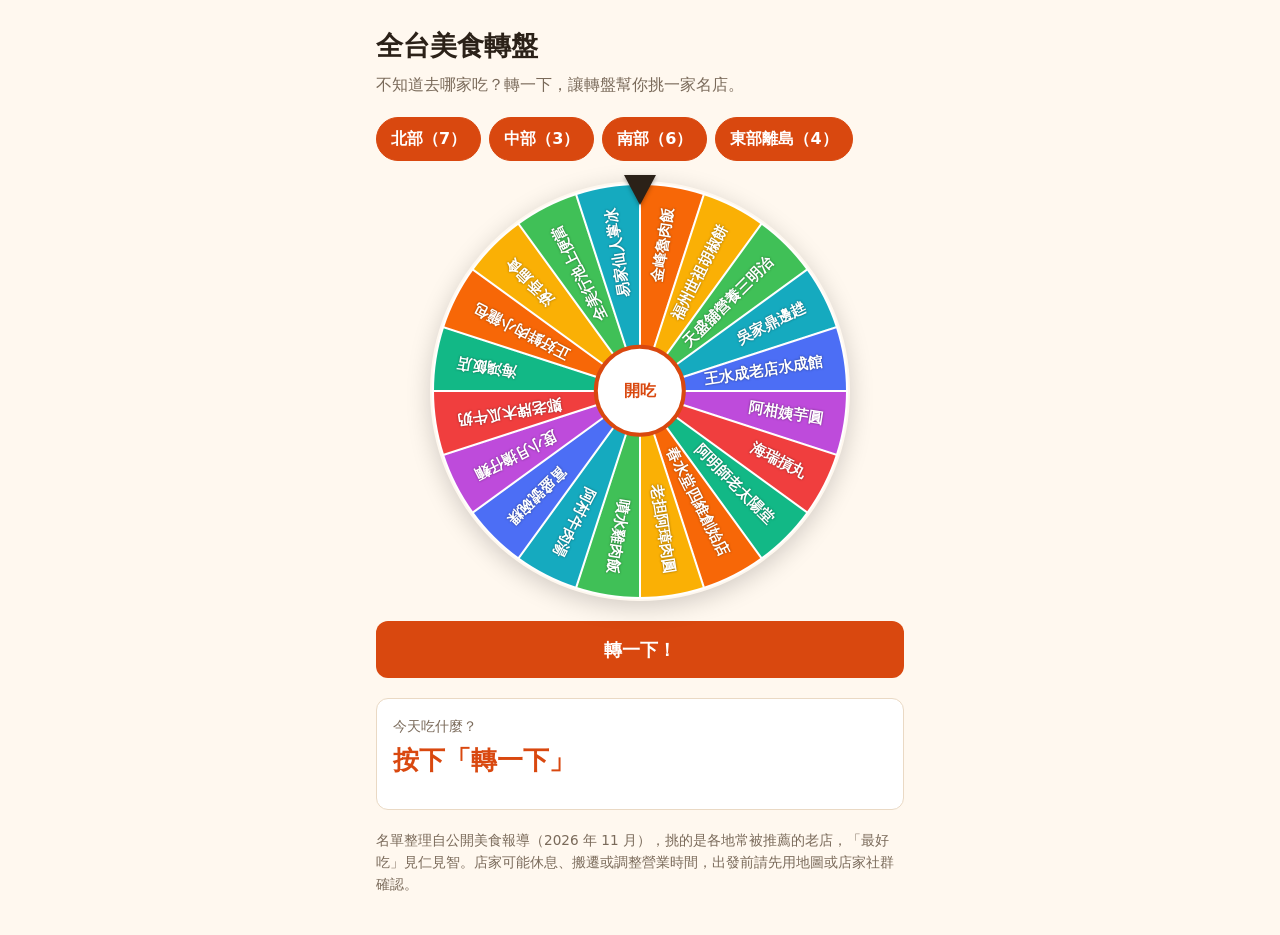
<file: food-wheel/index.html>
<!doctype html>
<html lang="zh-Hant-TW">
<head>
  <meta charset="utf-8">
  <meta name="viewport" content="width=device-width, initial-scale=1">
  <title>全台美食轉盤</title>
  <meta name="theme-color" content="#d9480f">
  <meta name="description" content="全台 20 家小吃名店轉盤，轉一下決定吃哪家。">
  <link rel="manifest" href="manifest.webmanifest">
  <link rel="icon" type="image/png" sizes="192x192" href="icons/icon-192.png">
  <link rel="apple-touch-icon" href="icons/apple-touch-icon.png">
  <meta name="mobile-web-app-capable" content="yes">
  <meta name="apple-mobile-web-app-capable" content="yes">
  <meta name="apple-mobile-web-app-status-bar-style" content="default">
  <meta name="apple-mobile-web-app-title" content="美食轉盤">
  <style>
    :root {
      --bg: #fff8ef;
      --card: #ffffff;
      --text: #2b2118;
      --muted: #7a6a5a;
      --border: #ead9c4;
      --accent: #d9480f;
      --accent-dark: #a8380b;
      --chip-on-text: #ffffff;
      --wheel-line: #ffffff;
    }
    @media (prefers-color-scheme: dark) {
      :root:not([data-theme="light"]) {
        --bg: #1d1712;
        --card: #2a221b;
        --text: #f5ece2;
        --muted: #bba995;
        --border: #4a3d31;
        --accent: #ff7a3d;
        --accent-dark: #ff9a66;
        --chip-on-text: #1d1712;
        --wheel-line: #2a221b;
      }
    }
    :root[data-theme="dark"] {
      --bg: #1d1712;
      --card: #2a221b;
      --text: #f5ece2;
      --muted: #bba995;
      --border: #4a3d31;
      --accent: #ff7a3d;
      --accent-dark: #ff9a66;
      --chip-on-text: #1d1712;
      --wheel-line: #2a221b;
    }

    * { box-sizing: border-box; }
    body {
      margin: 0;
      background: var(--bg);
      color: var(--text);
      font-family: system-ui, -apple-system, "PingFang TC", "Microsoft JhengHei", "Noto Sans TC", sans-serif;
      line-height: 1.6;
    }
    main {
      max-width: 560px;
      margin: 0 auto;
      padding: 24px 16px 40px;
      display: grid;
      gap: 20px;
    }
    header h1 { margin: 0; font-size: 1.7rem; }
    header p { margin: 4px 0 0; color: var(--muted); }

    .chips { display: flex; flex-wrap: wrap; gap: 8px; }
    .chip.install { margin-top: 10px; }
    .chip {
      font: inherit;
      padding: 8px 14px;
      border-radius: 999px;
      border: 1px solid var(--border);
      background: var(--card);
      color: var(--text);
      cursor: pointer;
    }
    .chip[aria-pressed="true"] { background: var(--accent); border-color: var(--accent); color: var(--chip-on-text); font-weight: 600; }
    .chip:focus-visible, .spin:focus-visible { outline: 3px solid var(--accent-dark); outline-offset: 2px; }

    .wheel-wrap {
      position: relative;
      width: min(100%, 420px);
      aspect-ratio: 1;
      margin: 0 auto;
    }
    /* 圓形裁切：轉盤旋轉時，方形畫布的角不會超出版面造成左右捲動 */
    .wheel-clip {
      width: 100%;
      height: 100%;
      border-radius: 50%;
      overflow: hidden;
      box-shadow: 0 6px 24px rgba(0, 0, 0, 0.18);
    }
    .wheel-clip canvas {
      display: block;
      width: 100%;
      height: 100%;
      will-change: transform;
    }
    /* 上方指針 */
    .pointer {
      position: absolute;
      top: -6px;
      left: 50%;
      transform: translateX(-50%);
      width: 0;
      height: 0;
      border-left: 16px solid transparent;
      border-right: 16px solid transparent;
      border-top: 30px solid var(--text);
      filter: drop-shadow(0 2px 2px rgba(0, 0, 0, 0.3));
      z-index: 1;
    }
    .hub {
      position: absolute;
      inset: 50% auto auto 50%;
      width: 22%;
      aspect-ratio: 1;
      transform: translate(-50%, -50%);
      border-radius: 50%;
      background: var(--card);
      border: 4px solid var(--accent);
      display: grid;
      place-items: center;
      font-weight: 700;
      font-size: clamp(0.8rem, 3.5vw, 1rem);
      color: var(--accent);
    }

    .spin {
      font: inherit;
      font-size: 1.15rem;
      font-weight: 700;
      width: 100%;
      padding: 14px;
      border: 0;
      border-radius: 12px;
      background: var(--accent);
      color: var(--chip-on-text);
      cursor: pointer;
    }
    .spin:disabled { opacity: 0.6; cursor: wait; }

    .result {
      background: var(--card);
      border: 1px solid var(--border);
      border-radius: 12px;
      padding: 16px;
      min-height: 112px;
    }
    .result .label { margin: 0; color: var(--muted); font-size: 0.9rem; }
    .result h2 { margin: 2px 0 4px; font-size: 1.6rem; color: var(--accent); }
    .result .place { margin: 0 0 6px; font-weight: 600; }
    .result .where { margin: 0 0 6px; color: var(--muted); }
    .result .desc { margin: 0 0 10px; }
    .result .map-link {
      display: inline-block;
      padding: 8px 14px;
      border: 1px solid var(--accent);
      border-radius: 999px;
      color: var(--accent);
      font-weight: 600;
      text-decoration: none;
    }
    .result .map-link:focus-visible { outline: 3px solid var(--accent-dark); outline-offset: 2px; }

    .history h3 { margin: 0 0 6px; font-size: 1rem; }
    .history ol { margin: 0; padding-left: 1.4em; color: var(--muted); }
    .note { color: var(--muted); font-size: 0.85rem; margin: 0; }
  </style>
</head>
<body>
  <main>
    <header>
      <h1>全台美食轉盤</h1>
      <p>不知道去哪家吃？轉一下，讓轉盤幫你挑一家名店。</p>
      <button class="chip install" id="install-button" type="button" hidden>安裝到主畫面</button>
    </header>

    <section aria-label="選擇地區">
      <div class="chips" id="region-chips"></div>
    </section>

    <div class="wheel-wrap">
      <div class="pointer" aria-hidden="true"></div>
      <div class="wheel-clip"><canvas id="wheel" width="840" height="840" role="img" aria-label="美食轉盤"></canvas></div>
      <div class="hub" aria-hidden="true">開吃</div>
    </div>

    <button class="spin" id="spin-button" type="button">轉一下！</button>

    <section class="result" id="result" aria-live="polite">
      <p class="label">今天吃什麼？</p>
      <h2>按下「轉一下」</h2>
    </section>

    <section class="history" id="history" hidden>
      <h3>最近轉到</h3>
      <ol id="history-list"></ol>
    </section>

    <p class="note">名單整理自公開美食報導（2026 年 11 月），挑的是各地常被推薦的老店，「最好吃」見仁見智。店家可能休息、搬遷或調整營業時間，出發前請先用地圖或店家社群確認。</p>
  </main>

  <script>
    (function () {
      "use strict";

      // 美食名單：商家名稱、招牌小吃、所在地、所屬區域、簡短介紹。
      // 商家資料整理自 2026 年 11 月的公開美食報導；營業時間常有變動，出發前請先確認。
      var FOODS = [
        { shop: "金峰魯肉飯", dish: "滷肉飯", place: "台北市中正區（中正紀念堂附近）", region: "北部", desc: "肥瘦相間的滷肉淋上白飯，鹹香下飯，營業到深夜。" },
        { shop: "福州世祖胡椒餅", dish: "胡椒餅", place: "台北市松山區饒河街夜市", region: "北部", desc: "貼在炭爐壁上烤，酥皮裡是胡椒肉餡和大把青蔥，曾獲必比登推介。" },
        { shop: "天盛舖營養三明治", dish: "營養三明治", place: "基隆廟口夜市 58 號攤", region: "北部", desc: "炸得酥脆的麵包夾滷蛋、火腿、小黃瓜和美乃滋。" },
        { shop: "吳家鼎邊趖", dish: "鼎邊趖", place: "基隆廟口夜市", region: "北部", desc: "米漿沿著鍋邊燙成米片，配上料多的羹湯。" },
        { shop: "王水成老店水成館", dish: "臭豆腐", place: "新北市深坑老街", region: "北部", desc: "豆腐軟嫩、口味偏重，蒜香臭豆腐是特色。" },
        { shop: "阿柑姨芋圓", dish: "芋圓", place: "新北市瑞芳區九份", region: "北部", desc: "現做芋圓冷熱都有，窗邊座位可以看海。" },
        { shop: "海瑞摃丸", dish: "摃丸", place: "新竹市北區西門街", region: "北部", desc: "1960 年代起把摃丸做成新竹名產，Q 彈有嚼勁。" },
        { shop: "阿明師老太陽堂", dish: "太陽餅", place: "台中市中區自由路", region: "中部", desc: "太陽餅發明人魏清海一脈相傳的老店，麥芽餡濃郁。" },
        { shop: "春水堂四維創始店", dish: "珍珠奶茶", place: "台中市西區四維街", region: "中部", desc: "常被稱為珍珠奶茶發源地的創始店。" },
        { shop: "老担阿璋肉圓", dish: "肉圓", place: "彰化市", region: "中部", desc: "1948 年創立，Q 皮包著筍丁、後腿肉和香菇。" },
        { shop: "噴水雞肉飯", dish: "火雞肉飯", place: "嘉義市西區中山路（噴水圓環旁）", region: "南部", desc: "嘉義雞肉飯代表老店，火雞肉絲淋雞油與醬汁。" },
        { shop: "阿村牛肉湯", dish: "牛肉湯", place: "台南市中西區保安路", region: "南部", desc: "1968 年創立，清晨就開賣，牛肉片用熱湯一沖就熟；賣完提早收。" },
        { shop: "富盛號碗粿", dish: "碗粿", place: "台南市中西區", region: "南部", desc: "第三代經營的碗粿老店，配肉燥與蛋黃。" },
        { shop: "度小月擔仔麵", dish: "擔仔麵", place: "台南市中西區中正路（原始店）", region: "南部", desc: "1895 年創立，百年肉燥配小碗油麵與蝦仁。" },
        { shop: "鄭老牌木瓜牛奶", dish: "木瓜牛奶", place: "高雄市新興區六合夜市入口", region: "南部", desc: "1965 年創立，選用屏東木瓜現打，香濃順口。" },
        { shop: "海鴻飯店", dish: "萬巒豬腳", place: "屏東縣萬巒鄉豬腳街", region: "南部", desc: "萬巒豬腳代表老店，豬腳軟 Q，配特調醬料。" },
        { shop: "正好鮮肉小籠包", dish: "小籠包", place: "宜蘭市泰山路", region: "東部離島", desc: "宜蘭排隊名店，現包現蒸，只能外帶。" },
        { shop: "液香扁食", dish: "扁食", place: "花蓮市信義街", region: "東部離島", desc: "菜單只有扁食湯，皮薄餡多；只賣上午，週日公休。" },
        { shop: "全美行池上便當", dish: "池上便當", place: "台東縣池上鄉（池上車站附近）", region: "東部離島", desc: "早年在月台賣鐵路便當的老店，池上米飯配菜。" },
        { shop: "易家仙人掌冰", dish: "仙人掌冰", place: "澎湖縣白沙鄉（跨海大橋旁）", region: "東部離島", desc: "相傳是澎湖最早賣仙人掌冰的店，紫紅色店面很醒目。" }
      ];
      var REGIONS = ["北部", "中部", "南部", "東部離島"];
      var COLORS = ["#f76707", "#fab005", "#40c057", "#15aabf", "#4c6ef5", "#be4bdb", "#f03e3e", "#12b886"];
      var TAU = Math.PI * 2;

      var canvas = document.getElementById("wheel");
      var ctx = canvas.getContext("2d");
      var spinButton = document.getElementById("spin-button");
      var result = document.getElementById("result");
      var chipsBox = document.getElementById("region-chips");
      var historyBox = document.getElementById("history");
      var historyList = document.getElementById("history-list");

      var selected = REGIONS.slice();
      var items = FOODS.slice();
      var rotation = 0;    // 目前轉盤角度（弧度，順時針為正）
      var spinning = false;
      var history = [];
      var reduceMotion = window.matchMedia && window.matchMedia("(prefers-reduced-motion: reduce)").matches;

      function lineColor() {
        return getComputedStyle(document.documentElement).getPropertyValue("--wheel-line").trim() || "#fff";
      }

      // 畫轉盤：第 0 格從正上方開始，順時針排列。
      function drawWheel() {
        var size = canvas.width, c = size / 2, r = c - 6;
        var arc = TAU / items.length;
        var fontSize = items.length > 14 ? 30 : items.length > 8 ? 36 : 44;
        ctx.clearRect(0, 0, size, size);
        items.forEach(function (item, i) {
          var start = -Math.PI / 2 + i * arc;
          ctx.beginPath();
          ctx.moveTo(c, c);
          ctx.arc(c, c, r, start, start + arc);
          ctx.closePath();
          var color = COLORS[i % COLORS.length];
          // 格數為奇數時，最後一格避免與第一格同色
          if (i === items.length - 1 && i % COLORS.length === 0 && i > 0) color = COLORS[3];
          ctx.fillStyle = color;
          ctx.fill();
          ctx.lineWidth = 4;
          ctx.strokeStyle = lineColor();
          ctx.stroke();

          ctx.save();
          ctx.translate(c, c);
          ctx.rotate(start + arc / 2);
          ctx.textAlign = "right";
          ctx.textBaseline = "middle";
          ctx.fillStyle = "#ffffff";
          ctx.shadowColor = "rgba(0,0,0,0.45)";
          ctx.shadowBlur = 4;
          // 店名太長時自動縮小字級，避免文字壓到中間的圓心
          var maxWidth = r - 44 - size * 0.11 - 16;
          var fs = fontSize;
          do {
            ctx.font = "700 " + fs + "px system-ui, 'PingFang TC', 'Microsoft JhengHei', 'Noto Sans TC', sans-serif";
            fs -= 2;
          } while (ctx.measureText(item.shop).width > maxWidth && fs > 16);
          ctx.fillText(item.shop, r - 44, 0);   // 離外圈留空間，避免被上方指針蓋住
          ctx.restore();
        });
      }

      function setRotation(rad) {
        rotation = rad;
        canvas.style.transform = "rotate(" + rad + "rad)";
      }

      // 指針在正上方：轉盤順時針轉了 rotation，指針對到的是第 floor((-rotation mod 2π) / 每格角度) 格。
      function indexAtPointer() {
        var arc = TAU / items.length;
        var a = ((-rotation % TAU) + TAU) % TAU;
        return Math.floor(a / arc) % items.length;
      }

      function easeOutCubic(t) { return 1 - Math.pow(1 - t, 3); }

      function spin() {
        if (spinning || items.length < 2) return;
        spinning = true;
        spinButton.disabled = true;
        result.innerHTML = '<p class="label">轉盤轉動中…</p><h2>猜猜看是哪一個？</h2>';

        var arc = TAU / items.length;
        var target = Math.floor(Math.random() * items.length);
        var jitter = (Math.random() - 0.5) * arc * 0.7;   // 停在該格內的隨機位置，不壓線
        var desired = -(target + 0.5) * arc + jitter;
        var delta = ((desired - rotation) % TAU + TAU) % TAU;
        var turns = reduceMotion ? 0 : 5 + Math.floor(Math.random() * 3);
        var from = rotation;
        var to = rotation + turns * TAU + delta;
        var duration = reduceMotion ? 400 : 4500;
        var t0 = null;

        function frame(now) {
          if (t0 === null) t0 = now;
          var t = Math.min(1, (now - t0) / duration);
          setRotation(from + (to - from) * easeOutCubic(t));
          if (t < 1) {
            requestAnimationFrame(frame);
          } else {
            setRotation(to % TAU);
            spinning = false;
            spinButton.disabled = false;
            showResult(items[indexAtPointer()]);
          }
        }
        requestAnimationFrame(frame);
      }

      function showResult(item) {
        result.textContent = "";
        var label = document.createElement("p");
        label.className = "label";
        label.textContent = "今天就去吃";
        var h2 = document.createElement("h2");
        h2.textContent = item.shop;
        var dish = document.createElement("p");
        dish.className = "place";
        dish.textContent = "招牌：" + item.dish;
        var place = document.createElement("p");
        place.className = "where";
        place.textContent = "地點：" + item.place;
        var desc = document.createElement("p");
        desc.className = "desc";
        desc.textContent = item.desc;
        var map = document.createElement("a");
        map.className = "map-link";
        map.href = "https://www.google.com/maps/search/?api=1&query=" + encodeURIComponent(item.shop + " " + item.place);
        map.target = "_blank";
        map.rel = "noopener noreferrer";
        map.textContent = "在 Google 地圖查看";
        result.append(label, h2, dish, place, desc, map);

        history.unshift(item.shop + "（" + item.dish + "）");
        history = history.slice(0, 5);
        historyList.textContent = "";
        history.forEach(function (text) {
          var li = document.createElement("li");
          li.textContent = text;
          historyList.appendChild(li);
        });
        historyBox.hidden = false;
      }

      function applyFilter() {
        items = FOODS.filter(function (f) { return selected.indexOf(f.region) !== -1; });
        setRotation(0);
        drawWheel();
        spinButton.disabled = items.length < 2;
        if (items.length < 2) {
          result.innerHTML = '<p class="label">選項太少</p><h2>請至少選一個地區</h2>';
        }
      }

      REGIONS.forEach(function (region) {
        var count = FOODS.filter(function (f) { return f.region === region; }).length;
        var btn = document.createElement("button");
        btn.type = "button";
        btn.className = "chip";
        btn.textContent = region + "（" + count + "）";
        btn.setAttribute("aria-pressed", "true");
        btn.addEventListener("click", function () {
          if (spinning) return;
          var on = btn.getAttribute("aria-pressed") === "true";
          btn.setAttribute("aria-pressed", on ? "false" : "true");
          selected = REGIONS.filter(function (r, i) {
            return chipsBox.children[i].getAttribute("aria-pressed") === "true";
          });
          applyFilter();
        });
        chipsBox.appendChild(btn);
      });

      spinButton.addEventListener("click", spin);
      if (window.matchMedia) {
        var mq = window.matchMedia("(prefers-color-scheme: dark)");
        if (mq.addEventListener) mq.addEventListener("change", drawWheel);
      }

      drawWheel();
    })();
  </script>
  <script>
    // PWA：註冊離線快取，並在瀏覽器允許時顯示「安裝到主畫面」按鈕
    (function () {
      if ("serviceWorker" in navigator) {
        window.addEventListener("load", function () {
          navigator.serviceWorker.register("sw.js").catch(function () {});
        });
      }
      var installButton = document.getElementById("install-button");
      var deferred = null;
      window.addEventListener("beforeinstallprompt", function (event) {
        event.preventDefault();
        deferred = event;
        installButton.hidden = false;
      });
      installButton.addEventListener("click", function () {
        if (!deferred) return;
        deferred.prompt();
        deferred.userChoice.finally(function () {
          deferred = null;
          installButton.hidden = true;
        });
      });
      window.addEventListener("appinstalled", function () { installButton.hidden = true; });
    })();
  </script>
</body>
</html>
</file>
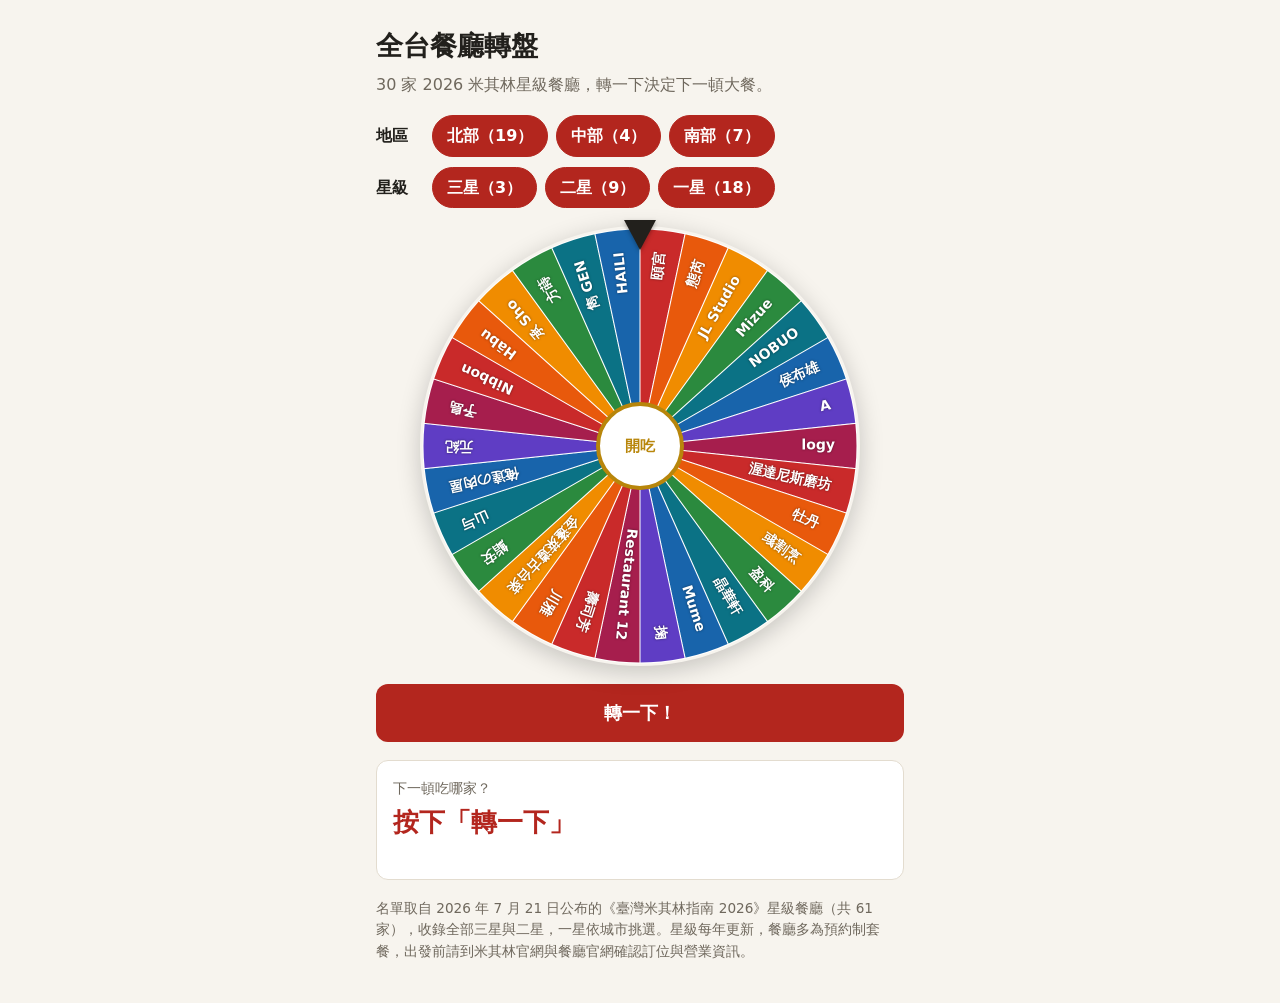
<file: restaurant-wheel/index.html>
<!doctype html>
<html lang="zh-Hant-TW">
<head>
  <meta charset="utf-8">
  <meta name="viewport" content="width=device-width, initial-scale=1">
  <title>全台餐廳轉盤</title>
  <meta name="theme-color" content="#8c1d17">
  <meta name="description" content="30 家 2026 米其林星級餐廳轉盤。">
  <link rel="manifest" href="manifest.webmanifest">
  <link rel="icon" type="image/png" sizes="192x192" href="icons/icon-192.png">
  <link rel="apple-touch-icon" href="icons/apple-touch-icon.png">
  <meta name="mobile-web-app-capable" content="yes">
  <meta name="apple-mobile-web-app-capable" content="yes">
  <meta name="apple-mobile-web-app-status-bar-style" content="default">
  <meta name="apple-mobile-web-app-title" content="餐廳轉盤">
  <style>
    :root {
      --bg: #f7f4ee;
      --card: #ffffff;
      --text: #22201c;
      --muted: #6f685d;
      --border: #e3dccf;
      --accent: #b3261e;
      --accent-dark: #8c1d17;
      --gold: #b8860b;
      --chip-on-text: #ffffff;
      --wheel-line: #ffffff;
    }
    @media (prefers-color-scheme: dark) {
      :root:not([data-theme="light"]) {
        --bg: #17150f;
        --card: #24211a;
        --text: #f3eee4;
        --muted: #b7ad9c;
        --border: #443e32;
        --accent: #ff6b5e;
        --accent-dark: #ff8f85;
        --gold: #e0b44a;
        --chip-on-text: #17150f;
        --wheel-line: #24211a;
      }
    }
    :root[data-theme="dark"] {
      --bg: #17150f;
      --card: #24211a;
      --text: #f3eee4;
      --muted: #b7ad9c;
      --border: #443e32;
      --accent: #ff6b5e;
      --accent-dark: #ff8f85;
      --gold: #e0b44a;
      --chip-on-text: #17150f;
      --wheel-line: #24211a;
    }

    * { box-sizing: border-box; }
    body {
      margin: 0;
      background: var(--bg);
      color: var(--text);
      font-family: system-ui, -apple-system, "PingFang TC", "Microsoft JhengHei", "Noto Sans TC", sans-serif;
      line-height: 1.6;
    }
    main {
      max-width: 560px;
      margin: 0 auto;
      padding: 24px 16px 40px;
      display: grid;
      gap: 18px;
    }
    header h1 { margin: 0; font-size: 1.7rem; }
    header p { margin: 4px 0 0; color: var(--muted); }

    .filters { display: grid; gap: 10px; }
    .filter-row { display: flex; flex-wrap: wrap; align-items: center; gap: 8px; }
    .filter-row .filter-label { font-weight: 600; min-width: 3em; }
    .chip.install { margin-top: 10px; }
    .chip {
      font: inherit;
      padding: 7px 14px;
      border-radius: 999px;
      border: 1px solid var(--border);
      background: var(--card);
      color: var(--text);
      cursor: pointer;
    }
    .chip[aria-pressed="true"] { background: var(--accent); border-color: var(--accent); color: var(--chip-on-text); font-weight: 600; }
    .chip:focus-visible, .spin:focus-visible, .map-link:focus-visible { outline: 3px solid var(--accent-dark); outline-offset: 2px; }

    .wheel-wrap {
      position: relative;
      width: min(100%, 440px);
      aspect-ratio: 1;
      margin: 0 auto;
    }
    /* 圓形裁切：轉盤旋轉時，方形畫布的角不會超出版面造成左右捲動 */
    .wheel-clip {
      width: 100%;
      height: 100%;
      border-radius: 50%;
      overflow: hidden;
      box-shadow: 0 6px 24px rgba(0, 0, 0, 0.2);
    }
    .wheel-clip canvas {
      display: block;
      width: 100%;
      height: 100%;
      will-change: transform;
    }
    /* 上方指針 */
    .pointer {
      position: absolute;
      top: -6px;
      left: 50%;
      transform: translateX(-50%);
      width: 0;
      height: 0;
      border-left: 16px solid transparent;
      border-right: 16px solid transparent;
      border-top: 30px solid var(--text);
      filter: drop-shadow(0 2px 2px rgba(0, 0, 0, 0.3));
      z-index: 1;
    }
    .hub {
      position: absolute;
      inset: 50% auto auto 50%;
      width: 20%;
      aspect-ratio: 1;
      transform: translate(-50%, -50%);
      border-radius: 50%;
      background: var(--card);
      border: 4px solid var(--gold);
      display: grid;
      place-items: center;
      font-weight: 700;
      font-size: clamp(0.75rem, 3.2vw, 0.95rem);
      color: var(--gold);
    }

    .spin {
      font: inherit;
      font-size: 1.15rem;
      font-weight: 700;
      width: 100%;
      padding: 14px;
      border: 0;
      border-radius: 12px;
      background: var(--accent);
      color: var(--chip-on-text);
      cursor: pointer;
    }
    .spin:disabled { opacity: 0.6; cursor: wait; }

    .result {
      background: var(--card);
      border: 1px solid var(--border);
      border-radius: 12px;
      padding: 16px;
      min-height: 120px;
    }
    .result .label { margin: 0; color: var(--muted); font-size: 0.9rem; }
    .result h2 { margin: 2px 0 4px; font-size: 1.6rem; color: var(--accent); overflow-wrap: anywhere; }
    .result .stars { margin: 0 0 4px; font-weight: 700; color: var(--gold); letter-spacing: 1px; }
    .result .where { margin: 0 0 6px; color: var(--muted); }
    .result .desc { margin: 0 0 10px; }
    .result .map-link {
      display: inline-block;
      padding: 8px 14px;
      border: 1px solid var(--accent);
      border-radius: 999px;
      color: var(--accent);
      font-weight: 600;
      text-decoration: none;
    }

    .history h3 { margin: 0 0 6px; font-size: 1rem; }
    .history ol { margin: 0; padding-left: 1.4em; color: var(--muted); }
    .note { color: var(--muted); font-size: 0.85rem; margin: 0; }
  </style>
</head>
<body>
  <main>
    <header>
      <h1>全台餐廳轉盤</h1>
      <p>30 家 2026 米其林星級餐廳，轉一下決定下一頓大餐。</p>
      <button class="chip install" id="install-button" type="button" hidden>安裝到主畫面</button>
    </header>

    <section class="filters" aria-label="篩選">
      <div class="filter-row" id="region-chips"><span class="filter-label">地區</span></div>
      <div class="filter-row" id="star-chips"><span class="filter-label">星級</span></div>
    </section>

    <div class="wheel-wrap">
      <div class="pointer" aria-hidden="true"></div>
      <div class="wheel-clip"><canvas id="wheel" width="880" height="880" role="img" aria-label="餐廳轉盤"></canvas></div>
      <div class="hub" aria-hidden="true">開吃</div>
    </div>

    <button class="spin" id="spin-button" type="button">轉一下！</button>

    <section class="result" id="result" aria-live="polite">
      <p class="label">下一頓吃哪家？</p>
      <h2>按下「轉一下」</h2>
    </section>

    <section class="history" id="history" hidden>
      <h3>最近轉到</h3>
      <ol id="history-list"></ol>
    </section>

    <p class="note">名單取自 2026 年 7 月 21 日公布的《臺灣米其林指南 2026》星級餐廳（共 61 家），收錄全部三星與二星，一星依城市挑選。星級每年更新，餐廳多為預約制套餐，出發前請到米其林官網與餐廳官網確認訂位與營業資訊。</p>
  </main>

  <script>
    (function () {
      "use strict";

      // 餐廳名單：名稱、所在城市、星級、地區、介紹（只寫查證過的資訊）。
      // 資料整理自 2026 年 11 月的公開報導（中央社、聯合報、食尚玩家等）。
      var RESTAURANTS = [
        { name: "頤宮", city: "台北市", stars: 3, region: "北部", desc: "精緻粵菜，連年蟬聯三星。" },
        { name: "態芮", city: "台北市", stars: 3, region: "北部", desc: "以現代料理手法重新詮釋台灣風土。" },
        { name: "JL Studio", city: "台中市", stars: 3, region: "中部", desc: "以新加坡料理為基礎的創新料理，台中唯一三星。" },
        { name: "Mizue", city: "台北市", stars: 2, region: "北部", desc: "日本料理，位於台北嘉佩樂酒店，首度入選就摘下二星。" },
        { name: "NOBUO", city: "台北市", stars: 2, region: "北部", desc: "以握壽司為招牌，2026 年由一星晉升二星。" },
        { name: "侯布雄", city: "台北市", stars: 2, region: "北部", desc: "L'ATELIER de Joël Robuchon 法式餐廳。" },
        { name: "A", city: "台北市", stars: 2, region: "北部", desc: "" },
        { name: "logy", city: "台北市", stars: 2, region: "北部", desc: "" },
        { name: "渥達尼斯磨坊", city: "台北市", stars: 2, region: "北部", desc: "" },
        { name: "牡丹", city: "台北市", stars: 2, region: "北部", desc: "" },
        { name: "彧割烹", city: "台北市", stars: 2, region: "北部", desc: "" },
        { name: "盈科", city: "台北市", stars: 2, region: "北部", desc: "" },
        { name: "晶華軒", city: "台北市", stars: 1, region: "北部", desc: "2026 年升為一星。" },
        { name: "Mume", city: "台北市", stars: 1, region: "北部", desc: "2026 年升為一星。" },
        { name: "掬", city: "台北市", stars: 1, region: "北部", desc: "2026 年升為一星。" },
        { name: "Restaurant 12", city: "台北市", stars: 1, region: "北部", desc: "2026 年首次入選就獲得一星。" },
        { name: "壽司芳", city: "台北市", stars: 1, region: "北部", desc: "" },
        { name: "川雅", city: "台北市", stars: 1, region: "北部", desc: "" },
        { name: "金蓬萊遵古台菜", city: "台北市", stars: 1, region: "北部", desc: "" },
        { name: "鮨安", city: "新竹縣", stars: 1, region: "北部", desc: "新竹縣第一家星級餐廳，主廚同獲年輕主廚大獎。" },
        { name: "山与", city: "台中市", stars: 1, region: "中部", desc: "2026 年新摘一星。" },
        { name: "俺達の肉屋", city: "台中市", stars: 1, region: "中部", desc: "" },
        { name: "元紀", city: "台中市", stars: 1, region: "中部", desc: "" },
        { name: "予島", city: "台南市", stars: 1, region: "南部", desc: "位於漁光島，台南第一家星級餐廳，同獲綠星與年度開業大獎。" },
        { name: "Nibbon", city: "高雄市", stars: 1, region: "南部", desc: "2026 年由入選升為一星。" },
        { name: "Hābu", city: "高雄市", stars: 1, region: "南部", desc: "2026 年首次入選就獲得一星。" },
        { name: "承 Sho", city: "高雄市", stars: 1, region: "南部", desc: "" },
        { name: "方蒔", city: "高雄市", stars: 1, region: "南部", desc: "" },
        { name: "雋 GEN", city: "高雄市", stars: 1, region: "南部", desc: "" },
        { name: "HAILI", city: "高雄市", stars: 1, region: "南部", desc: "" }
      ];
      var REGIONS = ["北部", "中部", "南部"];
      var STARS = [3, 2, 1];
      var COLORS = ["#c92a2a", "#e8590c", "#f08c00", "#2b8a3e", "#0b7285", "#1864ab", "#5f3dc4", "#a61e4d"];
      var TAU = Math.PI * 2;

      var canvas = document.getElementById("wheel");
      var ctx = canvas.getContext("2d");
      var spinButton = document.getElementById("spin-button");
      var result = document.getElementById("result");
      var regionBox = document.getElementById("region-chips");
      var starBox = document.getElementById("star-chips");
      var historyBox = document.getElementById("history");
      var historyList = document.getElementById("history-list");

      var selectedRegions = REGIONS.slice();
      var selectedStars = STARS.slice();
      var items = RESTAURANTS.slice();
      var rotation = 0;    // 目前轉盤角度（弧度，順時針為正）
      var spinning = false;
      var history = [];
      var reduceMotion = window.matchMedia && window.matchMedia("(prefers-reduced-motion: reduce)").matches;

      function starText(n) { return "米其林 " + "★★★".slice(0, n) + "（" + ["", "一", "二", "三"][n] + "星）"; }

      function lineColor() {
        return getComputedStyle(document.documentElement).getPropertyValue("--wheel-line").trim() || "#fff";
      }

      // 畫轉盤：第 0 格從正上方開始，順時針排列。
      function drawWheel() {
        var size = canvas.width, c = size / 2, r = c - 6;
        var arc = TAU / Math.max(items.length, 1);
        var baseSize = items.length > 20 ? 28 : items.length > 12 ? 32 : items.length > 6 ? 38 : 46;
        ctx.clearRect(0, 0, size, size);
        if (!items.length) return;
        items.forEach(function (item, i) {
          var start = -Math.PI / 2 + i * arc;
          ctx.beginPath();
          ctx.moveTo(c, c);
          ctx.arc(c, c, r, start, start + arc);
          ctx.closePath();
          var color = COLORS[i % COLORS.length];
          // 最後一格避免與第一格同色
          if (i === items.length - 1 && i % COLORS.length === 0 && i > 0) color = COLORS[4];
          ctx.fillStyle = color;
          ctx.fill();
          ctx.lineWidth = items.length > 20 ? 2 : 4;
          ctx.strokeStyle = lineColor();
          ctx.stroke();

          ctx.save();
          ctx.translate(c, c);
          ctx.rotate(start + arc / 2);
          ctx.textAlign = "right";
          ctx.textBaseline = "middle";
          ctx.fillStyle = "#ffffff";
          ctx.shadowColor = "rgba(0,0,0,0.5)";
          ctx.shadowBlur = 4;
          // 名稱太長時自動縮小字級，避免文字壓到中間的圓心
          var maxWidth = r - 44 - size * 0.1 - 16;
          var fs = baseSize;
          do {
            ctx.font = "700 " + fs + "px system-ui, 'PingFang TC', 'Microsoft JhengHei', 'Noto Sans TC', sans-serif";
            fs -= 2;
          } while (ctx.measureText(item.name).width > maxWidth && fs > 16);
          ctx.fillText(item.name, r - 44, 0);   // 離外圈留空間，避免被上方指針蓋住
          ctx.restore();
        });
      }

      function setRotation(rad) {
        rotation = rad;
        canvas.style.transform = "rotate(" + rad + "rad)";
      }

      // 指針在正上方：轉盤順時針轉了 rotation，指針對到的是第 floor((-rotation mod 2π) / 每格角度) 格。
      function indexAtPointer() {
        var arc = TAU / items.length;
        var a = ((-rotation % TAU) + TAU) % TAU;
        return Math.floor(a / arc) % items.length;
      }

      function easeOutCubic(t) { return 1 - Math.pow(1 - t, 3); }

      function spin() {
        if (spinning || items.length < 2) return;
        spinning = true;
        spinButton.disabled = true;
        result.innerHTML = '<p class="label">轉盤轉動中…</p><h2>猜猜看是哪一家？</h2>';

        var arc = TAU / items.length;
        var target = Math.floor(Math.random() * items.length);
        var jitter = (Math.random() - 0.5) * arc * 0.7;   // 停在該格內的隨機位置，不壓線
        var desired = -(target + 0.5) * arc + jitter;
        var delta = ((desired - rotation) % TAU + TAU) % TAU;
        var turns = reduceMotion ? 0 : 5 + Math.floor(Math.random() * 3);
        var from = rotation;
        var to = rotation + turns * TAU + delta;
        var duration = reduceMotion ? 400 : 4500;
        var t0 = null;

        function frame(now) {
          if (t0 === null) t0 = now;
          var t = Math.min(1, (now - t0) / duration);
          setRotation(from + (to - from) * easeOutCubic(t));
          if (t < 1) {
            requestAnimationFrame(frame);
          } else {
            setRotation(to % TAU);
            spinning = false;
            spinButton.disabled = false;
            showResult(items[indexAtPointer()]);
          }
        }
        requestAnimationFrame(frame);
      }

      function showResult(item) {
        result.textContent = "";
        var label = document.createElement("p");
        label.className = "label";
        label.textContent = "下一頓就吃";
        var h2 = document.createElement("h2");
        h2.textContent = item.name;
        var stars = document.createElement("p");
        stars.className = "stars";
        stars.textContent = starText(item.stars);
        var where = document.createElement("p");
        where.className = "where";
        where.textContent = "地點：" + item.city;
        var desc = document.createElement("p");
        desc.className = "desc";
        desc.textContent = item.desc || "《臺灣米其林指南 2026》" + ["", "一", "二", "三"][item.stars] + "星餐廳。";
        var map = document.createElement("a");
        map.className = "map-link";
        map.href = "https://www.google.com/maps/search/?api=1&query=" + encodeURIComponent(item.name + " " + item.city + " 餐廳");
        map.target = "_blank";
        map.rel = "noopener noreferrer";
        map.textContent = "在 Google 地圖查看";
        result.append(label, h2, stars, where, desc, map);

        history.unshift(item.name + "（" + item.city + "・" + ["", "一", "二", "三"][item.stars] + "星）");
        history = history.slice(0, 5);
        historyList.textContent = "";
        history.forEach(function (text) {
          var li = document.createElement("li");
          li.textContent = text;
          historyList.appendChild(li);
        });
        historyBox.hidden = false;
      }

      function applyFilter() {
        items = RESTAURANTS.filter(function (r) {
          return selectedRegions.indexOf(r.region) !== -1 && selectedStars.indexOf(r.stars) !== -1;
        });
        setRotation(0);
        drawWheel();
        spinButton.disabled = items.length < 2;
        if (items.length < 2) {
          result.innerHTML = '<p class="label">選項太少</p><h2>符合條件的餐廳不到 2 家，請多選一些地區或星級</h2>';
        } else if (!spinning) {
          result.innerHTML = '<p class="label">共 ' + items.length + ' 家餐廳</p><h2>按下「轉一下」</h2>';
        }
      }

      function makeChips(box, values, labelOf, countOf, onChange) {
        values.forEach(function (value) {
          var btn = document.createElement("button");
          btn.type = "button";
          btn.className = "chip";
          btn.textContent = labelOf(value) + "（" + countOf(value) + "）";
          btn.setAttribute("aria-pressed", "true");
          btn.dataset.value = String(value);
          btn.addEventListener("click", function () {
            if (spinning) return;
            var on = btn.getAttribute("aria-pressed") === "true";
            btn.setAttribute("aria-pressed", on ? "false" : "true");
            onChange();
          });
          box.appendChild(btn);
        });
      }

      function pressedValues(box) {
        return Array.prototype.filter.call(box.querySelectorAll(".chip"), function (b) {
          return b.getAttribute("aria-pressed") === "true";
        }).map(function (b) { return b.dataset.value; });
      }

      makeChips(regionBox, REGIONS,
        function (v) { return v; },
        function (v) { return RESTAURANTS.filter(function (r) { return r.region === v; }).length; },
        function () { selectedRegions = pressedValues(regionBox); applyFilter(); });
      makeChips(starBox, STARS,
        function (v) { return ["", "一", "二", "三"][v] + "星"; },
        function (v) { return RESTAURANTS.filter(function (r) { return r.stars === v; }).length; },
        function () { selectedStars = pressedValues(starBox).map(Number); applyFilter(); });

      spinButton.addEventListener("click", spin);
      if (window.matchMedia) {
        var mq = window.matchMedia("(prefers-color-scheme: dark)");
        if (mq.addEventListener) mq.addEventListener("change", drawWheel);
      }

      drawWheel();
    })();
  </script>
  <script>
    // PWA：註冊離線快取，並在瀏覽器允許時顯示「安裝到主畫面」按鈕
    (function () {
      if ("serviceWorker" in navigator) {
        window.addEventListener("load", function () {
          navigator.serviceWorker.register("sw.js").catch(function () {});
        });
      }
      var installButton = document.getElementById("install-button");
      var deferred = null;
      window.addEventListener("beforeinstallprompt", function (event) {
        event.preventDefault();
        deferred = event;
        installButton.hidden = false;
      });
      installButton.addEventListener("click", function () {
        if (!deferred) return;
        deferred.prompt();
        deferred.userChoice.finally(function () {
          deferred = null;
          installButton.hidden = true;
        });
      });
      window.addEventListener("appinstalled", function () { installButton.hidden = true; });
    })();
  </script>
</body>
</html>
</file>
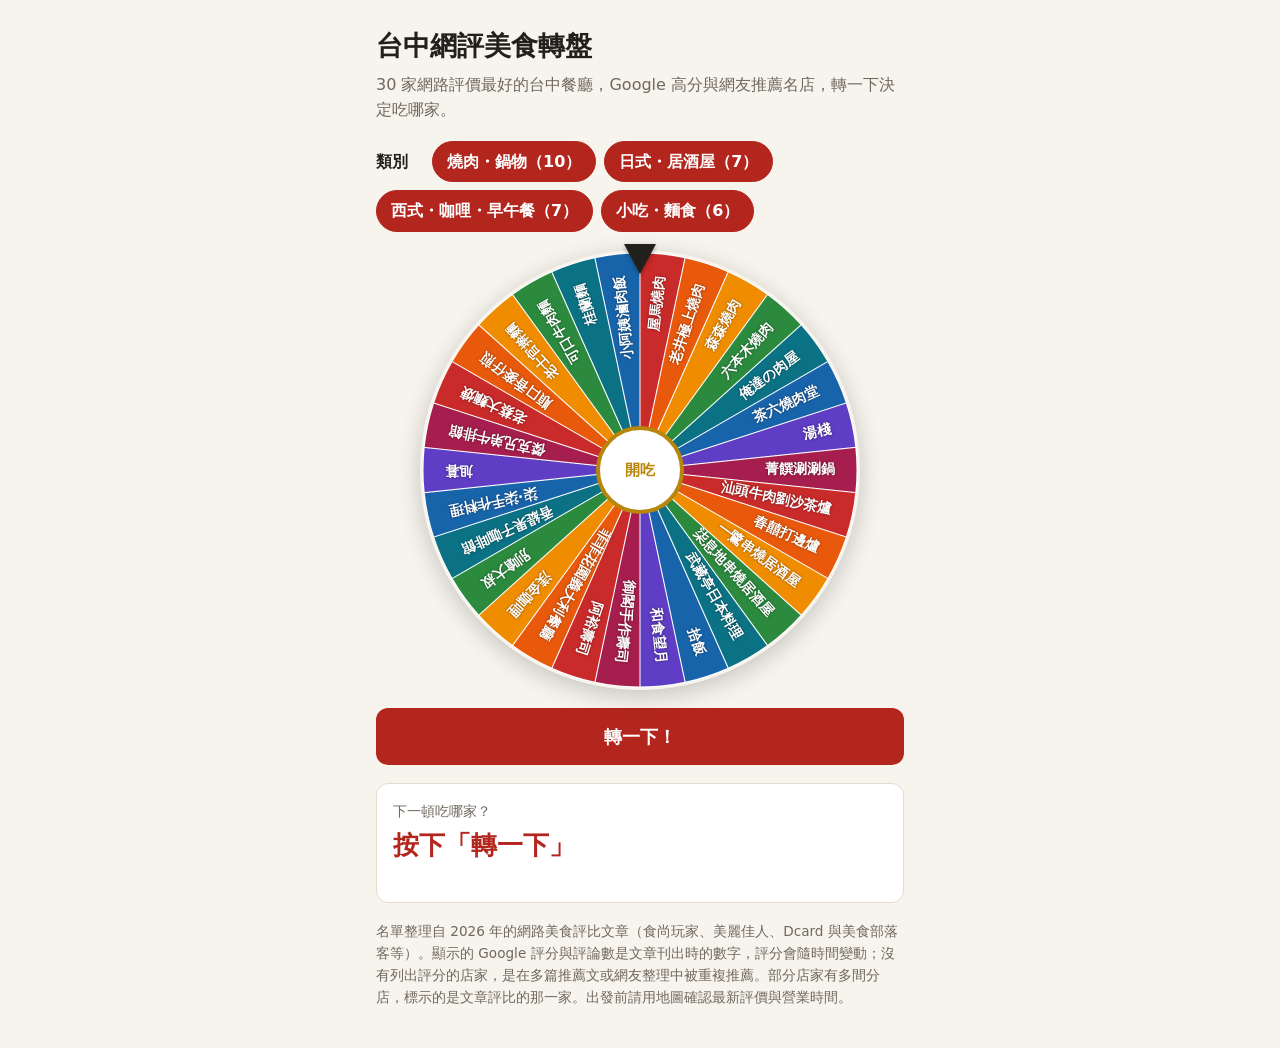
<file: taichung-review-wheel/index.html>
<!doctype html>
<html lang="zh-Hant-TW">
<head>
  <meta charset="utf-8">
  <meta name="viewport" content="width=device-width, initial-scale=1">
  <title>台中網評美食轉盤</title>
  <meta name="theme-color" content="#0b7285">
  <meta name="description" content="台中 30 家網路評價最高的餐廳轉盤。">
  <link rel="manifest" href="manifest.webmanifest">
  <link rel="icon" type="image/png" sizes="192x192" href="icons/icon-192.png">
  <link rel="apple-touch-icon" href="icons/apple-touch-icon.png">
  <meta name="mobile-web-app-capable" content="yes">
  <meta name="apple-mobile-web-app-capable" content="yes">
  <meta name="apple-mobile-web-app-status-bar-style" content="default">
  <meta name="apple-mobile-web-app-title" content="台中網評">
  <style>
    :root {
      --bg: #f7f4ee;
      --card: #ffffff;
      --text: #22201c;
      --muted: #6f685d;
      --border: #e3dccf;
      --accent: #b3261e;
      --accent-dark: #8c1d17;
      --gold: #b8860b;
      --chip-on-text: #ffffff;
      --wheel-line: #ffffff;
    }
    @media (prefers-color-scheme: dark) {
      :root:not([data-theme="light"]) {
        --bg: #17150f;
        --card: #24211a;
        --text: #f3eee4;
        --muted: #b7ad9c;
        --border: #443e32;
        --accent: #ff6b5e;
        --accent-dark: #ff8f85;
        --gold: #e0b44a;
        --chip-on-text: #17150f;
        --wheel-line: #24211a;
      }
    }
    :root[data-theme="dark"] {
      --bg: #17150f;
      --card: #24211a;
      --text: #f3eee4;
      --muted: #b7ad9c;
      --border: #443e32;
      --accent: #ff6b5e;
      --accent-dark: #ff8f85;
      --gold: #e0b44a;
      --chip-on-text: #17150f;
      --wheel-line: #24211a;
    }

    * { box-sizing: border-box; }
    body {
      margin: 0;
      background: var(--bg);
      color: var(--text);
      font-family: system-ui, -apple-system, "PingFang TC", "Microsoft JhengHei", "Noto Sans TC", sans-serif;
      line-height: 1.6;
    }
    main {
      max-width: 560px;
      margin: 0 auto;
      padding: 24px 16px 40px;
      display: grid;
      gap: 18px;
    }
    header h1 { margin: 0; font-size: 1.7rem; }
    header p { margin: 4px 0 0; color: var(--muted); }

    .filters { display: grid; gap: 10px; }
    .filter-row { display: flex; flex-wrap: wrap; align-items: center; gap: 8px; }
    .filter-row .filter-label { font-weight: 600; min-width: 3em; }
    .chip.install { margin-top: 10px; }
    .chip {
      font: inherit;
      padding: 7px 14px;
      border-radius: 999px;
      border: 1px solid var(--border);
      background: var(--card);
      color: var(--text);
      cursor: pointer;
    }
    .chip[aria-pressed="true"] { background: var(--accent); border-color: var(--accent); color: var(--chip-on-text); font-weight: 600; }
    .chip:focus-visible, .spin:focus-visible, .map-link:focus-visible { outline: 3px solid var(--accent-dark); outline-offset: 2px; }

    .wheel-wrap {
      position: relative;
      width: min(100%, 440px);
      aspect-ratio: 1;
      margin: 0 auto;
    }
    /* 圓形裁切：轉盤旋轉時，方形畫布的角不會超出版面造成左右捲動 */
    .wheel-clip {
      width: 100%;
      height: 100%;
      border-radius: 50%;
      overflow: hidden;
      box-shadow: 0 6px 24px rgba(0, 0, 0, 0.2);
    }
    .wheel-clip canvas {
      display: block;
      width: 100%;
      height: 100%;
      will-change: transform;
    }
    /* 上方指針 */
    .pointer {
      position: absolute;
      top: -6px;
      left: 50%;
      transform: translateX(-50%);
      width: 0;
      height: 0;
      border-left: 16px solid transparent;
      border-right: 16px solid transparent;
      border-top: 30px solid var(--text);
      filter: drop-shadow(0 2px 2px rgba(0, 0, 0, 0.3));
      z-index: 1;
    }
    .hub {
      position: absolute;
      inset: 50% auto auto 50%;
      width: 20%;
      aspect-ratio: 1;
      transform: translate(-50%, -50%);
      border-radius: 50%;
      background: var(--card);
      border: 4px solid var(--gold);
      display: grid;
      place-items: center;
      font-weight: 700;
      font-size: clamp(0.75rem, 3.2vw, 0.95rem);
      color: var(--gold);
    }

    .spin {
      font: inherit;
      font-size: 1.15rem;
      font-weight: 700;
      width: 100%;
      padding: 14px;
      border: 0;
      border-radius: 12px;
      background: var(--accent);
      color: var(--chip-on-text);
      cursor: pointer;
    }
    .spin:disabled { opacity: 0.6; cursor: wait; }

    .result {
      background: var(--card);
      border: 1px solid var(--border);
      border-radius: 12px;
      padding: 16px;
      min-height: 120px;
    }
    .result .label { margin: 0; color: var(--muted); font-size: 0.9rem; }
    .result h2 { margin: 2px 0 4px; font-size: 1.6rem; color: var(--accent); overflow-wrap: anywhere; }
    .result .stars { margin: 0 0 4px; font-weight: 700; color: var(--gold); letter-spacing: 1px; }
    .result .where { margin: 0 0 6px; color: var(--muted); }
    .result .desc { margin: 0 0 10px; }
    .result .map-link {
      display: inline-block;
      padding: 8px 14px;
      border: 1px solid var(--accent);
      border-radius: 999px;
      color: var(--accent);
      font-weight: 600;
      text-decoration: none;
    }

    .history h3 { margin: 0 0 6px; font-size: 1rem; }
    .history ol { margin: 0; padding-left: 1.4em; color: var(--muted); }
    .note { color: var(--muted); font-size: 0.85rem; margin: 0; }
  </style>
</head>
<body>
  <main>
    <header>
      <h1>台中網評美食轉盤</h1>
      <p>30 家網路評價最好的台中餐廳，Google 高分與網友推薦名店，轉一下決定吃哪家。</p>
      <button class="chip install" id="install-button" type="button" hidden>安裝到主畫面</button>
    </header>

    <section class="filters" aria-label="篩選">
      <div class="filter-row" id="group-chips"><span class="filter-label">類別</span></div>
    </section>

    <div class="wheel-wrap">
      <div class="pointer" aria-hidden="true"></div>
      <div class="wheel-clip"><canvas id="wheel" width="880" height="880" role="img" aria-label="台中網評美食轉盤"></canvas></div>
      <div class="hub" aria-hidden="true">開吃</div>
    </div>

    <button class="spin" id="spin-button" type="button">轉一下！</button>

    <section class="result" id="result" aria-live="polite">
      <p class="label">下一頓吃哪家？</p>
      <h2>按下「轉一下」</h2>
    </section>

    <section class="history" id="history" hidden>
      <h3>最近轉到</h3>
      <ol id="history-list"></ol>
    </section>

    <p class="note">名單整理自 2026 年的網路美食評比文章（食尚玩家、美麗佳人、Dcard 與美食部落客等）。顯示的 Google 評分與評論數是文章刊出時的數字，評分會隨時間變動；沒有列出評分的店家，是在多篇推薦文或網友整理中被重複推薦。部分店家有多間分店，標示的是文章評比的那一家。出發前請用地圖確認最新評價與營業時間。</p>
  </main>

  <script>
    (function () {
      "use strict";

      // 台中網評名單：名稱、類別、Google 評分（文章刊出時，無則留空）、評論數、介紹（只寫來源文章提到的資訊）。
      // 資料整理自 2026 年的網路美食評比文章，整理日期 2026 年 11 月。
      var PLACES = [
        { name: "屋馬燒肉 崇德店", cat: "燒肉鍋物", rating: "4.9", reviews: "約 7 萬則", desc: "台中燒肉排隊名店，崇德店評論數極多仍維持高分。" },
        { name: "老井極上燒肉 美村店", cat: "燒肉鍋物", rating: "4.9", reviews: "", desc: "位於西區美村路，招牌是 30 公分長的巨無霸牛舌。" },
        { name: "森森燒肉 中科店", cat: "燒肉鍋物", rating: "4.9", reviews: "", desc: "燒肉加自助吧，沙拉、甜點、熟食、飲品和冰淇淋都有。" },
        { name: "六本木燒肉", cat: "燒肉鍋物", rating: "4.7", reviews: "", desc: "" },
        { name: "俺達の肉屋", cat: "燒肉鍋物", rating: "4.5", reviews: "", desc: "日式燒肉，米其林一星，不定期從日本進口各產地的牛肉。" },
        { name: "茶六燒肉堂 公益店", cat: "燒肉鍋物", rating: "", reviews: "", desc: "多篇台中美食推薦文的首選燒肉店。" },
        { name: "湯棧", cat: "燒肉鍋物", rating: "4.5", reviews: "", desc: "輕井澤集團旗下的火鍋品牌，台中有 2 間分店。" },
        { name: "菁饌涮涮鍋", cat: "燒肉鍋物", rating: "4.5", reviews: "", desc: "" },
        { name: "汕頭牛肉劉沙茶爐", cat: "燒肉鍋物", rating: "", reviews: "", desc: "沙茶火鍋，入選食尚玩家 Google 4 星以上台中餐廳榜。" },
        { name: "春囍打邊爐", cat: "燒肉鍋物", rating: "", reviews: "", desc: "港式火鍋，入選食尚玩家 Google 4 星以上台中餐廳榜。" },
        { name: "一鷺串燒居酒屋 中興店", cat: "日式料理", rating: "4.9", reviews: "約 7,068 則", desc: "台中居酒屋評分排行前段班（2026 年 7 月 30 日查詢）。" },
        { name: "柒息地串燒居酒屋 逢甲店", cat: "日式料理", rating: "4.9", reviews: "約 5,845 則", desc: "台中居酒屋評分排行前段班（2026 年 7 月 30 日查詢）。" },
        { name: "武藏亭日本料理", cat: "日式料理", rating: "4.6", reviews: "", desc: "" },
        { name: "拾飯", cat: "日式料理", rating: "4.6", reviews: "", desc: "" },
        { name: "和食望月", cat: "日式料理", rating: "4.5", reviews: "", desc: "" },
        { name: "御閣手作壽司", cat: "日式料理", rating: "4.5", reviews: "", desc: "" },
        { name: "阿裕壽司", cat: "日式料理", rating: "4.4", reviews: "約 8,000 則", desc: "評論數很多的平價壽司名店。" },
        { name: "菲菲花園義大利餐廳", cat: "西式早午餐", rating: "4.8", reviews: "近 5,000 則", desc: "西屯區開業 20 年的義大利餐廳。" },
        { name: "渼金咖哩", cat: "西式早午餐", rating: "4.8", reviews: "", desc: "" },
        { name: "別嗆大叔", cat: "西式早午餐", rating: "4.6", reviews: "", desc: "咖哩專賣。" },
        { name: "香緹果子咖啡館", cat: "西式早午餐", rating: "4.5", reviews: "", desc: "在地人推薦的千層蛋糕名店。" },
        { name: "柒·柒手作料理 綏遠店", cat: "西式早午餐", rating: "4.5", reviews: "約 310 則", desc: "早午餐。" },
        { name: "旭暮 mu café", cat: "西式早午餐", rating: "4.4", reviews: "約 1,209 則", desc: "早午餐。" },
        { name: "傑克兄弟牛排館 公益店", cat: "西式早午餐", rating: "", reviews: "", desc: "牛排館，常出現在 Dcard 風格的台中美食推薦清單。" },
        { name: "老蔡大麵焿", cat: "小吃麵食", rating: "4.6", reviews: "", desc: "每週只營業兩天，去之前一定要先確認。" },
        { name: "順口香麥仔煎", cat: "小吃麵食", rating: "4.4", reviews: "", desc: "1987 年創立的第三市場名店，熱門時段常大排長龍。" },
        { name: "老士官擀麵", cat: "小吃麵食", rating: "4.3", reviews: "", desc: "清水經營近 60 年的麵店，也是米其林必比登推介。" },
        { name: "可口牛肉麵", cat: "小吃麵食", rating: "4.3", reviews: "近千則", desc: "南屯的老字號牛肉麵，也是米其林必比登推介。" },
        { name: "桂蘭麵", cat: "小吃麵食", rating: "", reviews: "", desc: "美食部落客「最最推」的台中美食之一。" },
        { name: "小阿姨滷肉飯 清水店", cat: "小吃麵食", rating: "", reviews: "", desc: "Dcard 網友推薦，招牌是蒸蛋滷肉飯。" }
      ];
      var GROUPS = ["燒肉鍋物", "日式料理", "西式早午餐", "小吃麵食"];
      var GROUP_LABELS = { "燒肉鍋物": "燒肉・鍋物", "日式料理": "日式・居酒屋", "西式早午餐": "西式・咖哩・早午餐", "小吃麵食": "小吃・麵食" };
      var COLORS = ["#c92a2a", "#e8590c", "#f08c00", "#2b8a3e", "#0b7285", "#1864ab", "#5f3dc4", "#a61e4d"];
      var TAU = Math.PI * 2;

      var canvas = document.getElementById("wheel");
      var ctx = canvas.getContext("2d");
      var spinButton = document.getElementById("spin-button");
      var result = document.getElementById("result");
      var groupBox = document.getElementById("group-chips");
      var historyBox = document.getElementById("history");
      var historyList = document.getElementById("history-list");

      var selected = GROUPS.slice();
      var items = PLACES.slice();
      var rotation = 0;    // 目前轉盤角度（弧度，順時針為正）
      var spinning = false;
      var history = [];
      var reduceMotion = window.matchMedia && window.matchMedia("(prefers-reduced-motion: reduce)").matches;

      function ratingText(item) {
        if (!item.rating) return "網友推薦名店";
        return "Google ★ " + item.rating + (item.reviews ? "（" + item.reviews + "評論）" : "");
      }

      // 轉盤上只顯示店名（去掉空格後的分店名），讓字不會縮太小；結果卡顯示完整名稱
      function wheelLabel(item) { return item.name.split(" ")[0]; }

      function lineColor() {
        return getComputedStyle(document.documentElement).getPropertyValue("--wheel-line").trim() || "#fff";
      }

      // 畫轉盤：第 0 格從正上方開始，順時針排列。
      function drawWheel() {
        var size = canvas.width, c = size / 2, r = c - 6;
        var arc = TAU / Math.max(items.length, 1);
        var baseSize = items.length > 20 ? 28 : items.length > 12 ? 32 : items.length > 6 ? 38 : 46;
        ctx.clearRect(0, 0, size, size);
        if (!items.length) return;
        items.forEach(function (item, i) {
          var start = -Math.PI / 2 + i * arc;
          ctx.beginPath();
          ctx.moveTo(c, c);
          ctx.arc(c, c, r, start, start + arc);
          ctx.closePath();
          var color = COLORS[i % COLORS.length];
          // 最後一格避免與第一格同色
          if (i === items.length - 1 && i % COLORS.length === 0 && i > 0) color = COLORS[4];
          ctx.fillStyle = color;
          ctx.fill();
          ctx.lineWidth = items.length > 20 ? 2 : 4;
          ctx.strokeStyle = lineColor();
          ctx.stroke();

          ctx.save();
          ctx.translate(c, c);
          ctx.rotate(start + arc / 2);
          ctx.textAlign = "right";
          ctx.textBaseline = "middle";
          ctx.fillStyle = "#ffffff";
          ctx.shadowColor = "rgba(0,0,0,0.5)";
          ctx.shadowBlur = 4;
          // 名稱太長時自動縮小字級，避免文字壓到中間的圓心
          var maxWidth = r - 44 - size * 0.1 - 16;
          var fs = baseSize;
          do {
            ctx.font = "700 " + fs + "px system-ui, 'PingFang TC', 'Microsoft JhengHei', 'Noto Sans TC', sans-serif";
            fs -= 2;
          } while (ctx.measureText(wheelLabel(item)).width > maxWidth && fs > 16);
          ctx.fillText(wheelLabel(item), r - 44, 0);   // 離外圈留空間，避免被上方指針蓋住
          ctx.restore();
        });
      }

      function setRotation(rad) {
        rotation = rad;
        canvas.style.transform = "rotate(" + rad + "rad)";
      }

      // 指針在正上方：轉盤順時針轉了 rotation，指針對到的是第 floor((-rotation mod 2π) / 每格角度) 格。
      function indexAtPointer() {
        var arc = TAU / items.length;
        var a = ((-rotation % TAU) + TAU) % TAU;
        return Math.floor(a / arc) % items.length;
      }

      function easeOutCubic(t) { return 1 - Math.pow(1 - t, 3); }

      function spin() {
        if (spinning || items.length < 2) return;
        spinning = true;
        spinButton.disabled = true;
        result.innerHTML = '<p class="label">轉盤轉動中…</p><h2>猜猜看是哪一家？</h2>';

        var arc = TAU / items.length;
        var target = Math.floor(Math.random() * items.length);
        var jitter = (Math.random() - 0.5) * arc * 0.7;   // 停在該格內的隨機位置，不壓線
        var desired = -(target + 0.5) * arc + jitter;
        var delta = ((desired - rotation) % TAU + TAU) % TAU;
        var turns = reduceMotion ? 0 : 5 + Math.floor(Math.random() * 3);
        var from = rotation;
        var to = rotation + turns * TAU + delta;
        var duration = reduceMotion ? 400 : 4500;
        var t0 = null;

        function frame(now) {
          if (t0 === null) t0 = now;
          var t = Math.min(1, (now - t0) / duration);
          setRotation(from + (to - from) * easeOutCubic(t));
          if (t < 1) {
            requestAnimationFrame(frame);
          } else {
            setRotation(to % TAU);
            spinning = false;
            spinButton.disabled = false;
            showResult(items[indexAtPointer()]);
          }
        }
        requestAnimationFrame(frame);
      }

      function showResult(item) {
        result.textContent = "";
        var label = document.createElement("p");
        label.className = "label";
        label.textContent = "這一餐就吃";
        var h2 = document.createElement("h2");
        h2.textContent = item.name;
        var award = document.createElement("p");
        award.className = "stars";
        award.textContent = ratingText(item);
        var where = document.createElement("p");
        where.className = "where";
        where.textContent = "類別：" + GROUP_LABELS[item.cat];
        var desc = document.createElement("p");
        desc.className = "desc";
        desc.textContent = item.desc || "2026 年網路美食評比的高分店家。";
        var map = document.createElement("a");
        map.className = "map-link";
        map.href = "https://www.google.com/maps/search/?api=1&query=" + encodeURIComponent(item.name + " 台中");
        map.target = "_blank";
        map.rel = "noopener noreferrer";
        map.textContent = "在 Google 地圖查看";
        result.append(label, h2, award, where, desc, map);

        history.unshift(item.name + "（" + (item.rating ? "Google " + item.rating : "網友推薦") + "）");
        history = history.slice(0, 5);
        historyList.textContent = "";
        history.forEach(function (text) {
          var li = document.createElement("li");
          li.textContent = text;
          historyList.appendChild(li);
        });
        historyBox.hidden = false;
      }

      function applyFilter() {
        items = PLACES.filter(function (p) { return selected.indexOf(p.cat) !== -1; });
        setRotation(0);
        drawWheel();
        spinButton.disabled = items.length < 2;
        if (items.length < 2) {
          result.innerHTML = '<p class="label">選項太少</p><h2>符合條件的餐廳不到 2 家，請多選一些類別</h2>';
        } else {
          result.innerHTML = '<p class="label">共 ' + items.length + ' 家餐廳</p><h2>按下「轉一下」</h2>';
        }
      }

      GROUPS.forEach(function (group) {
        var btn = document.createElement("button");
        btn.type = "button";
        btn.className = "chip";
        btn.textContent = GROUP_LABELS[group] + "（" + PLACES.filter(function (p) { return p.cat === group; }).length + "）";
        btn.setAttribute("aria-pressed", "true");
        btn.dataset.value = group;
        btn.addEventListener("click", function () {
          if (spinning) return;
          var on = btn.getAttribute("aria-pressed") === "true";
          btn.setAttribute("aria-pressed", on ? "false" : "true");
          selected = Array.prototype.filter.call(groupBox.querySelectorAll(".chip"), function (b) {
            return b.getAttribute("aria-pressed") === "true";
          }).map(function (b) { return b.dataset.value; });
          applyFilter();
        });
        groupBox.appendChild(btn);
      });

      spinButton.addEventListener("click", spin);
      if (window.matchMedia) {
        var mq = window.matchMedia("(prefers-color-scheme: dark)");
        if (mq.addEventListener) mq.addEventListener("change", drawWheel);
      }

      drawWheel();
    })();
  </script>
  <script>
    // PWA：註冊離線快取，並在瀏覽器允許時顯示「安裝到主畫面」按鈕
    (function () {
      if ("serviceWorker" in navigator) {
        window.addEventListener("load", function () {
          navigator.serviceWorker.register("sw.js").catch(function () {});
        });
      }
      var installButton = document.getElementById("install-button");
      var deferred = null;
      window.addEventListener("beforeinstallprompt", function (event) {
        event.preventDefault();
        deferred = event;
        installButton.hidden = false;
      });
      installButton.addEventListener("click", function () {
        if (!deferred) return;
        deferred.prompt();
        deferred.userChoice.finally(function () {
          deferred = null;
          installButton.hidden = true;
        });
      });
      window.addEventListener("appinstalled", function () { installButton.hidden = true; });
    })();
  </script>
</body>
</html>
</file>
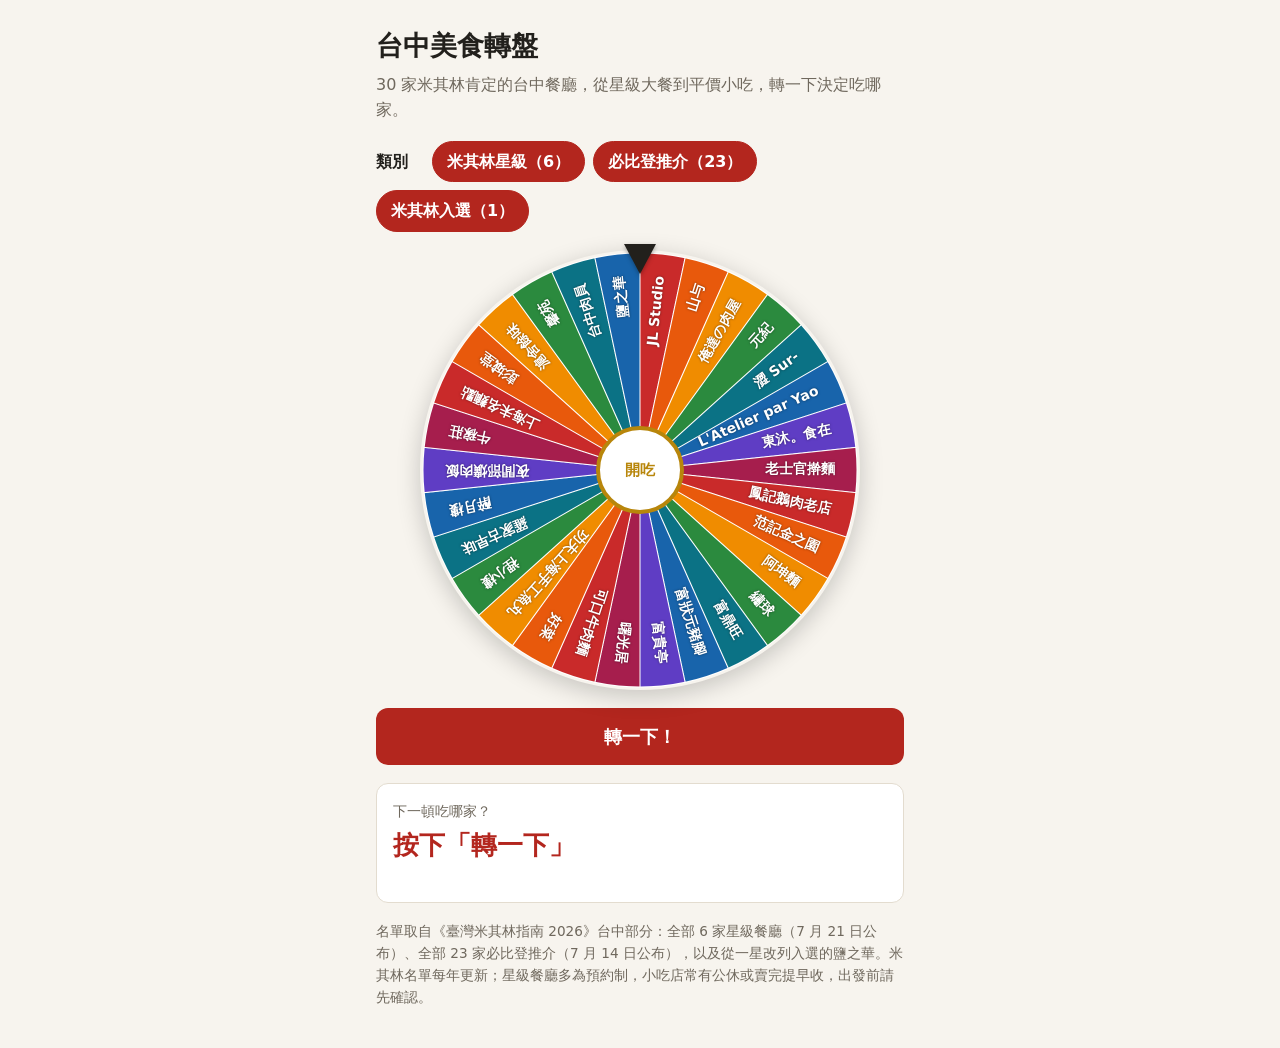
<file: taichung-wheel/index.html>
<!doctype html>
<html lang="zh-Hant-TW">
<head>
  <meta charset="utf-8">
  <meta name="viewport" content="width=device-width, initial-scale=1">
  <title>台中美食轉盤</title>
  <meta name="theme-color" content="#5f3dc4">
  <meta name="description" content="台中 30 家米其林肯定餐廳轉盤。">
  <link rel="manifest" href="manifest.webmanifest">
  <link rel="icon" type="image/png" sizes="192x192" href="icons/icon-192.png">
  <link rel="apple-touch-icon" href="icons/apple-touch-icon.png">
  <meta name="mobile-web-app-capable" content="yes">
  <meta name="apple-mobile-web-app-capable" content="yes">
  <meta name="apple-mobile-web-app-status-bar-style" content="default">
  <meta name="apple-mobile-web-app-title" content="台中美食">
  <style>
    :root {
      --bg: #f7f4ee;
      --card: #ffffff;
      --text: #22201c;
      --muted: #6f685d;
      --border: #e3dccf;
      --accent: #b3261e;
      --accent-dark: #8c1d17;
      --gold: #b8860b;
      --chip-on-text: #ffffff;
      --wheel-line: #ffffff;
    }
    @media (prefers-color-scheme: dark) {
      :root:not([data-theme="light"]) {
        --bg: #17150f;
        --card: #24211a;
        --text: #f3eee4;
        --muted: #b7ad9c;
        --border: #443e32;
        --accent: #ff6b5e;
        --accent-dark: #ff8f85;
        --gold: #e0b44a;
        --chip-on-text: #17150f;
        --wheel-line: #24211a;
      }
    }
    :root[data-theme="dark"] {
      --bg: #17150f;
      --card: #24211a;
      --text: #f3eee4;
      --muted: #b7ad9c;
      --border: #443e32;
      --accent: #ff6b5e;
      --accent-dark: #ff8f85;
      --gold: #e0b44a;
      --chip-on-text: #17150f;
      --wheel-line: #24211a;
    }

    * { box-sizing: border-box; }
    body {
      margin: 0;
      background: var(--bg);
      color: var(--text);
      font-family: system-ui, -apple-system, "PingFang TC", "Microsoft JhengHei", "Noto Sans TC", sans-serif;
      line-height: 1.6;
    }
    main {
      max-width: 560px;
      margin: 0 auto;
      padding: 24px 16px 40px;
      display: grid;
      gap: 18px;
    }
    header h1 { margin: 0; font-size: 1.7rem; }
    header p { margin: 4px 0 0; color: var(--muted); }

    .filters { display: grid; gap: 10px; }
    .filter-row { display: flex; flex-wrap: wrap; align-items: center; gap: 8px; }
    .filter-row .filter-label { font-weight: 600; min-width: 3em; }
    .chip.install { margin-top: 10px; }
    .chip {
      font: inherit;
      padding: 7px 14px;
      border-radius: 999px;
      border: 1px solid var(--border);
      background: var(--card);
      color: var(--text);
      cursor: pointer;
    }
    .chip[aria-pressed="true"] { background: var(--accent); border-color: var(--accent); color: var(--chip-on-text); font-weight: 600; }
    .chip:focus-visible, .spin:focus-visible, .map-link:focus-visible { outline: 3px solid var(--accent-dark); outline-offset: 2px; }

    .wheel-wrap {
      position: relative;
      width: min(100%, 440px);
      aspect-ratio: 1;
      margin: 0 auto;
    }
    /* 圓形裁切：轉盤旋轉時，方形畫布的角不會超出版面造成左右捲動 */
    .wheel-clip {
      width: 100%;
      height: 100%;
      border-radius: 50%;
      overflow: hidden;
      box-shadow: 0 6px 24px rgba(0, 0, 0, 0.2);
    }
    .wheel-clip canvas {
      display: block;
      width: 100%;
      height: 100%;
      will-change: transform;
    }
    /* 上方指針 */
    .pointer {
      position: absolute;
      top: -6px;
      left: 50%;
      transform: translateX(-50%);
      width: 0;
      height: 0;
      border-left: 16px solid transparent;
      border-right: 16px solid transparent;
      border-top: 30px solid var(--text);
      filter: drop-shadow(0 2px 2px rgba(0, 0, 0, 0.3));
      z-index: 1;
    }
    .hub {
      position: absolute;
      inset: 50% auto auto 50%;
      width: 20%;
      aspect-ratio: 1;
      transform: translate(-50%, -50%);
      border-radius: 50%;
      background: var(--card);
      border: 4px solid var(--gold);
      display: grid;
      place-items: center;
      font-weight: 700;
      font-size: clamp(0.75rem, 3.2vw, 0.95rem);
      color: var(--gold);
    }

    .spin {
      font: inherit;
      font-size: 1.15rem;
      font-weight: 700;
      width: 100%;
      padding: 14px;
      border: 0;
      border-radius: 12px;
      background: var(--accent);
      color: var(--chip-on-text);
      cursor: pointer;
    }
    .spin:disabled { opacity: 0.6; cursor: wait; }

    .result {
      background: var(--card);
      border: 1px solid var(--border);
      border-radius: 12px;
      padding: 16px;
      min-height: 120px;
    }
    .result .label { margin: 0; color: var(--muted); font-size: 0.9rem; }
    .result h2 { margin: 2px 0 4px; font-size: 1.6rem; color: var(--accent); overflow-wrap: anywhere; }
    .result .stars { margin: 0 0 4px; font-weight: 700; color: var(--gold); letter-spacing: 1px; }
    .result .where { margin: 0 0 6px; color: var(--muted); }
    .result .desc { margin: 0 0 10px; }
    .result .map-link {
      display: inline-block;
      padding: 8px 14px;
      border: 1px solid var(--accent);
      border-radius: 999px;
      color: var(--accent);
      font-weight: 600;
      text-decoration: none;
    }

    .history h3 { margin: 0 0 6px; font-size: 1rem; }
    .history ol { margin: 0; padding-left: 1.4em; color: var(--muted); }
    .note { color: var(--muted); font-size: 0.85rem; margin: 0; }
  </style>
</head>
<body>
  <main>
    <header>
      <h1>台中美食轉盤</h1>
      <p>30 家米其林肯定的台中餐廳，從星級大餐到平價小吃，轉一下決定吃哪家。</p>
      <button class="chip install" id="install-button" type="button" hidden>安裝到主畫面</button>
    </header>

    <section class="filters" aria-label="篩選">
      <div class="filter-row" id="group-chips"><span class="filter-label">類別</span></div>
    </section>

    <div class="wheel-wrap">
      <div class="pointer" aria-hidden="true"></div>
      <div class="wheel-clip"><canvas id="wheel" width="880" height="880" role="img" aria-label="台中美食轉盤"></canvas></div>
      <div class="hub" aria-hidden="true">開吃</div>
    </div>

    <button class="spin" id="spin-button" type="button">轉一下！</button>

    <section class="result" id="result" aria-live="polite">
      <p class="label">下一頓吃哪家？</p>
      <h2>按下「轉一下」</h2>
    </section>

    <section class="history" id="history" hidden>
      <h3>最近轉到</h3>
      <ol id="history-list"></ol>
    </section>

    <p class="note">名單取自《臺灣米其林指南 2026》台中部分：全部 6 家星級餐廳（7 月 21 日公布）、全部 23 家必比登推介（7 月 14 日公布），以及從一星改列入選的鹽之華。米其林名單每年更新；星級餐廳多為預約制，小吃店常有公休或賣完提早收，出發前請先確認。</p>
  </main>

  <script>
    (function () {
      "use strict";

      // 台中美食名單：名稱、類別（星級／必比登／入選）、獎項、行政區（查不到可靠來源的留空）、介紹（只寫查證過的資訊）。
      // 資料整理自 2026 年 11 月的公開報導（自由時報、食尚玩家、聯合報、華視等）。
      var PLACES = [
        { name: "JL Studio", group: "星級", award: 3, area: "", desc: "以新加坡料理為基礎的創新料理，台中唯一三星，2023 至 2026 年連續四年三星。" },
        { name: "山与", group: "星級", award: 1, area: "", desc: "以粵菜為核心，2026 年由入選晉升一星。" },
        { name: "俺達の肉屋", group: "星級", award: 1, area: "", desc: "日式燒肉。" },
        { name: "元紀", group: "星級", award: 1, area: "", desc: "台灣菜。部分報導寫作「元記」。" },
        { name: "澀 Sur-", group: "星級", award: 1, area: "", desc: "一星，2026 年首度獲頒米其林綠星。" },
        { name: "L'Atelier par Yao", group: "星級", award: 1, area: "太平區", desc: "" },
        { name: "東沐。食在", group: "必比登", award: 0, area: "北區", desc: "主打家常鴨肉料理，2026 年台中唯一新入選的必比登。" },
        { name: "老士官擀麵", group: "必比登", award: 0, area: "清水區", desc: "海線的必比登常客。" },
        { name: "鳳記鵝肉老店", group: "必比登", award: 0, area: "沙鹿區", desc: "海線的必比登常客。" },
        { name: "范記金之園", group: "必比登", award: 0, area: "中區", desc: "" },
        { name: "阿坤麵", group: "必比登", award: 0, area: "", desc: "" },
        { name: "繡球", group: "必比登", award: 0, area: "", desc: "" },
        { name: "富鼎旺", group: "必比登", award: 0, area: "", desc: "" },
        { name: "富狀元豬腳", group: "必比登", award: 0, area: "", desc: "" },
        { name: "富貴亭", group: "必比登", award: 0, area: "", desc: "" },
        { name: "曙光居", group: "必比登", award: 0, area: "", desc: "" },
        { name: "可口牛肉麵", group: "必比登", award: 0, area: "", desc: "" },
        { name: "好菜", group: "必比登", award: 0, area: "", desc: "" },
        { name: "功夫上海手工魚丸", group: "必比登", award: 0, area: "", desc: "" },
        { name: "裡小樓", group: "必比登", award: 0, area: "", desc: "" },
        { name: "羅家古早味", group: "必比登", award: 0, area: "", desc: "" },
        { name: "醉月樓", group: "必比登", award: 0, area: "", desc: "" },
        { name: "夜間部爌肉飯", group: "必比登", award: 0, area: "", desc: "" },
        { name: "牛稼莊", group: "必比登", award: 0, area: "", desc: "" },
        { name: "上海未名麵點", group: "必比登", award: 0, area: "", desc: "" },
        { name: "彭城堂", group: "必比登", award: 0, area: "", desc: "" },
        { name: "滬舍餘味", group: "必比登", award: 0, area: "", desc: "" },
        { name: "馨苑", group: "必比登", award: 0, area: "", desc: "" },
        { name: "台中肉員", group: "必比登", award: 0, area: "", desc: "" },
        { name: "鹽之華", group: "入選", award: 0, area: "", desc: "2026 年由一星改列米其林入選餐廳。" }
      ];
      var GROUPS = ["星級", "必比登", "入選"];
      var GROUP_LABELS = { "星級": "米其林星級", "必比登": "必比登推介", "入選": "米其林入選" };
      var COLORS = ["#c92a2a", "#e8590c", "#f08c00", "#2b8a3e", "#0b7285", "#1864ab", "#5f3dc4", "#a61e4d"];
      var TAU = Math.PI * 2;

      var canvas = document.getElementById("wheel");
      var ctx = canvas.getContext("2d");
      var spinButton = document.getElementById("spin-button");
      var result = document.getElementById("result");
      var groupBox = document.getElementById("group-chips");
      var historyBox = document.getElementById("history");
      var historyList = document.getElementById("history-list");

      var selected = GROUPS.slice();
      var items = PLACES.slice();
      var rotation = 0;    // 目前轉盤角度（弧度，順時針為正）
      var spinning = false;
      var history = [];
      var reduceMotion = window.matchMedia && window.matchMedia("(prefers-reduced-motion: reduce)").matches;

      function awardText(item) {
        if (item.group === "星級") return "米其林 " + "★★★".slice(0, item.award) + "（" + ["", "一", "二", "三"][item.award] + "星）";
        return "米其林" + GROUP_LABELS[item.group];
      }
      function shortAward(item) {
        return item.group === "星級" ? ["", "一", "二", "三"][item.award] + "星" : GROUP_LABELS[item.group];
      }

      function lineColor() {
        return getComputedStyle(document.documentElement).getPropertyValue("--wheel-line").trim() || "#fff";
      }

      // 畫轉盤：第 0 格從正上方開始，順時針排列。
      function drawWheel() {
        var size = canvas.width, c = size / 2, r = c - 6;
        var arc = TAU / Math.max(items.length, 1);
        var baseSize = items.length > 20 ? 28 : items.length > 12 ? 32 : items.length > 6 ? 38 : 46;
        ctx.clearRect(0, 0, size, size);
        if (!items.length) return;
        items.forEach(function (item, i) {
          var start = -Math.PI / 2 + i * arc;
          ctx.beginPath();
          ctx.moveTo(c, c);
          ctx.arc(c, c, r, start, start + arc);
          ctx.closePath();
          var color = COLORS[i % COLORS.length];
          // 最後一格避免與第一格同色
          if (i === items.length - 1 && i % COLORS.length === 0 && i > 0) color = COLORS[4];
          ctx.fillStyle = color;
          ctx.fill();
          ctx.lineWidth = items.length > 20 ? 2 : 4;
          ctx.strokeStyle = lineColor();
          ctx.stroke();

          ctx.save();
          ctx.translate(c, c);
          ctx.rotate(start + arc / 2);
          ctx.textAlign = "right";
          ctx.textBaseline = "middle";
          ctx.fillStyle = "#ffffff";
          ctx.shadowColor = "rgba(0,0,0,0.5)";
          ctx.shadowBlur = 4;
          // 名稱太長時自動縮小字級，避免文字壓到中間的圓心
          var maxWidth = r - 44 - size * 0.1 - 16;
          var fs = baseSize;
          do {
            ctx.font = "700 " + fs + "px system-ui, 'PingFang TC', 'Microsoft JhengHei', 'Noto Sans TC', sans-serif";
            fs -= 2;
          } while (ctx.measureText(item.name).width > maxWidth && fs > 16);
          ctx.fillText(item.name, r - 44, 0);   // 離外圈留空間，避免被上方指針蓋住
          ctx.restore();
        });
      }

      function setRotation(rad) {
        rotation = rad;
        canvas.style.transform = "rotate(" + rad + "rad)";
      }

      // 指針在正上方：轉盤順時針轉了 rotation，指針對到的是第 floor((-rotation mod 2π) / 每格角度) 格。
      function indexAtPointer() {
        var arc = TAU / items.length;
        var a = ((-rotation % TAU) + TAU) % TAU;
        return Math.floor(a / arc) % items.length;
      }

      function easeOutCubic(t) { return 1 - Math.pow(1 - t, 3); }

      function spin() {
        if (spinning || items.length < 2) return;
        spinning = true;
        spinButton.disabled = true;
        result.innerHTML = '<p class="label">轉盤轉動中…</p><h2>猜猜看是哪一家？</h2>';

        var arc = TAU / items.length;
        var target = Math.floor(Math.random() * items.length);
        var jitter = (Math.random() - 0.5) * arc * 0.7;   // 停在該格內的隨機位置，不壓線
        var desired = -(target + 0.5) * arc + jitter;
        var delta = ((desired - rotation) % TAU + TAU) % TAU;
        var turns = reduceMotion ? 0 : 5 + Math.floor(Math.random() * 3);
        var from = rotation;
        var to = rotation + turns * TAU + delta;
        var duration = reduceMotion ? 400 : 4500;
        var t0 = null;

        function frame(now) {
          if (t0 === null) t0 = now;
          var t = Math.min(1, (now - t0) / duration);
          setRotation(from + (to - from) * easeOutCubic(t));
          if (t < 1) {
            requestAnimationFrame(frame);
          } else {
            setRotation(to % TAU);
            spinning = false;
            spinButton.disabled = false;
            showResult(items[indexAtPointer()]);
          }
        }
        requestAnimationFrame(frame);
      }

      function showResult(item) {
        result.textContent = "";
        var label = document.createElement("p");
        label.className = "label";
        label.textContent = "這一餐就吃";
        var h2 = document.createElement("h2");
        h2.textContent = item.name;
        var award = document.createElement("p");
        award.className = "stars";
        award.textContent = awardText(item);
        var where = document.createElement("p");
        where.className = "where";
        where.textContent = "地點：台中市" + item.area;
        var desc = document.createElement("p");
        desc.className = "desc";
        desc.textContent = item.desc || "《臺灣米其林指南 2026》" + GROUP_LABELS[item.group] + "。";
        var map = document.createElement("a");
        map.className = "map-link";
        map.href = "https://www.google.com/maps/search/?api=1&query=" + encodeURIComponent(item.name + " 台中市" + item.area);
        map.target = "_blank";
        map.rel = "noopener noreferrer";
        map.textContent = "在 Google 地圖查看";
        result.append(label, h2, award, where, desc, map);

        history.unshift(item.name + "（" + shortAward(item) + "）");
        history = history.slice(0, 5);
        historyList.textContent = "";
        history.forEach(function (text) {
          var li = document.createElement("li");
          li.textContent = text;
          historyList.appendChild(li);
        });
        historyBox.hidden = false;
      }

      function applyFilter() {
        items = PLACES.filter(function (p) { return selected.indexOf(p.group) !== -1; });
        setRotation(0);
        drawWheel();
        spinButton.disabled = items.length < 2;
        if (items.length < 2) {
          result.innerHTML = '<p class="label">選項太少</p><h2>符合條件的餐廳不到 2 家，請多選一些類別</h2>';
        } else {
          result.innerHTML = '<p class="label">共 ' + items.length + ' 家餐廳</p><h2>按下「轉一下」</h2>';
        }
      }

      GROUPS.forEach(function (group) {
        var btn = document.createElement("button");
        btn.type = "button";
        btn.className = "chip";
        btn.textContent = GROUP_LABELS[group] + "（" + PLACES.filter(function (p) { return p.group === group; }).length + "）";
        btn.setAttribute("aria-pressed", "true");
        btn.dataset.value = group;
        btn.addEventListener("click", function () {
          if (spinning) return;
          var on = btn.getAttribute("aria-pressed") === "true";
          btn.setAttribute("aria-pressed", on ? "false" : "true");
          selected = Array.prototype.filter.call(groupBox.querySelectorAll(".chip"), function (b) {
            return b.getAttribute("aria-pressed") === "true";
          }).map(function (b) { return b.dataset.value; });
          applyFilter();
        });
        groupBox.appendChild(btn);
      });

      spinButton.addEventListener("click", spin);
      if (window.matchMedia) {
        var mq = window.matchMedia("(prefers-color-scheme: dark)");
        if (mq.addEventListener) mq.addEventListener("change", drawWheel);
      }

      drawWheel();
    })();
  </script>
  <script>
    // PWA：註冊離線快取，並在瀏覽器允許時顯示「安裝到主畫面」按鈕
    (function () {
      if ("serviceWorker" in navigator) {
        window.addEventListener("load", function () {
          navigator.serviceWorker.register("sw.js").catch(function () {});
        });
      }
      var installButton = document.getElementById("install-button");
      var deferred = null;
      window.addEventListener("beforeinstallprompt", function (event) {
        event.preventDefault();
        deferred = event;
        installButton.hidden = false;
      });
      installButton.addEventListener("click", function () {
        if (!deferred) return;
        deferred.prompt();
        deferred.userChoice.finally(function () {
          deferred = null;
          installButton.hidden = true;
        });
      });
      window.addEventListener("appinstalled", function () { installButton.hidden = true; });
    })();
  </script>
</body>
</html>
</file>
